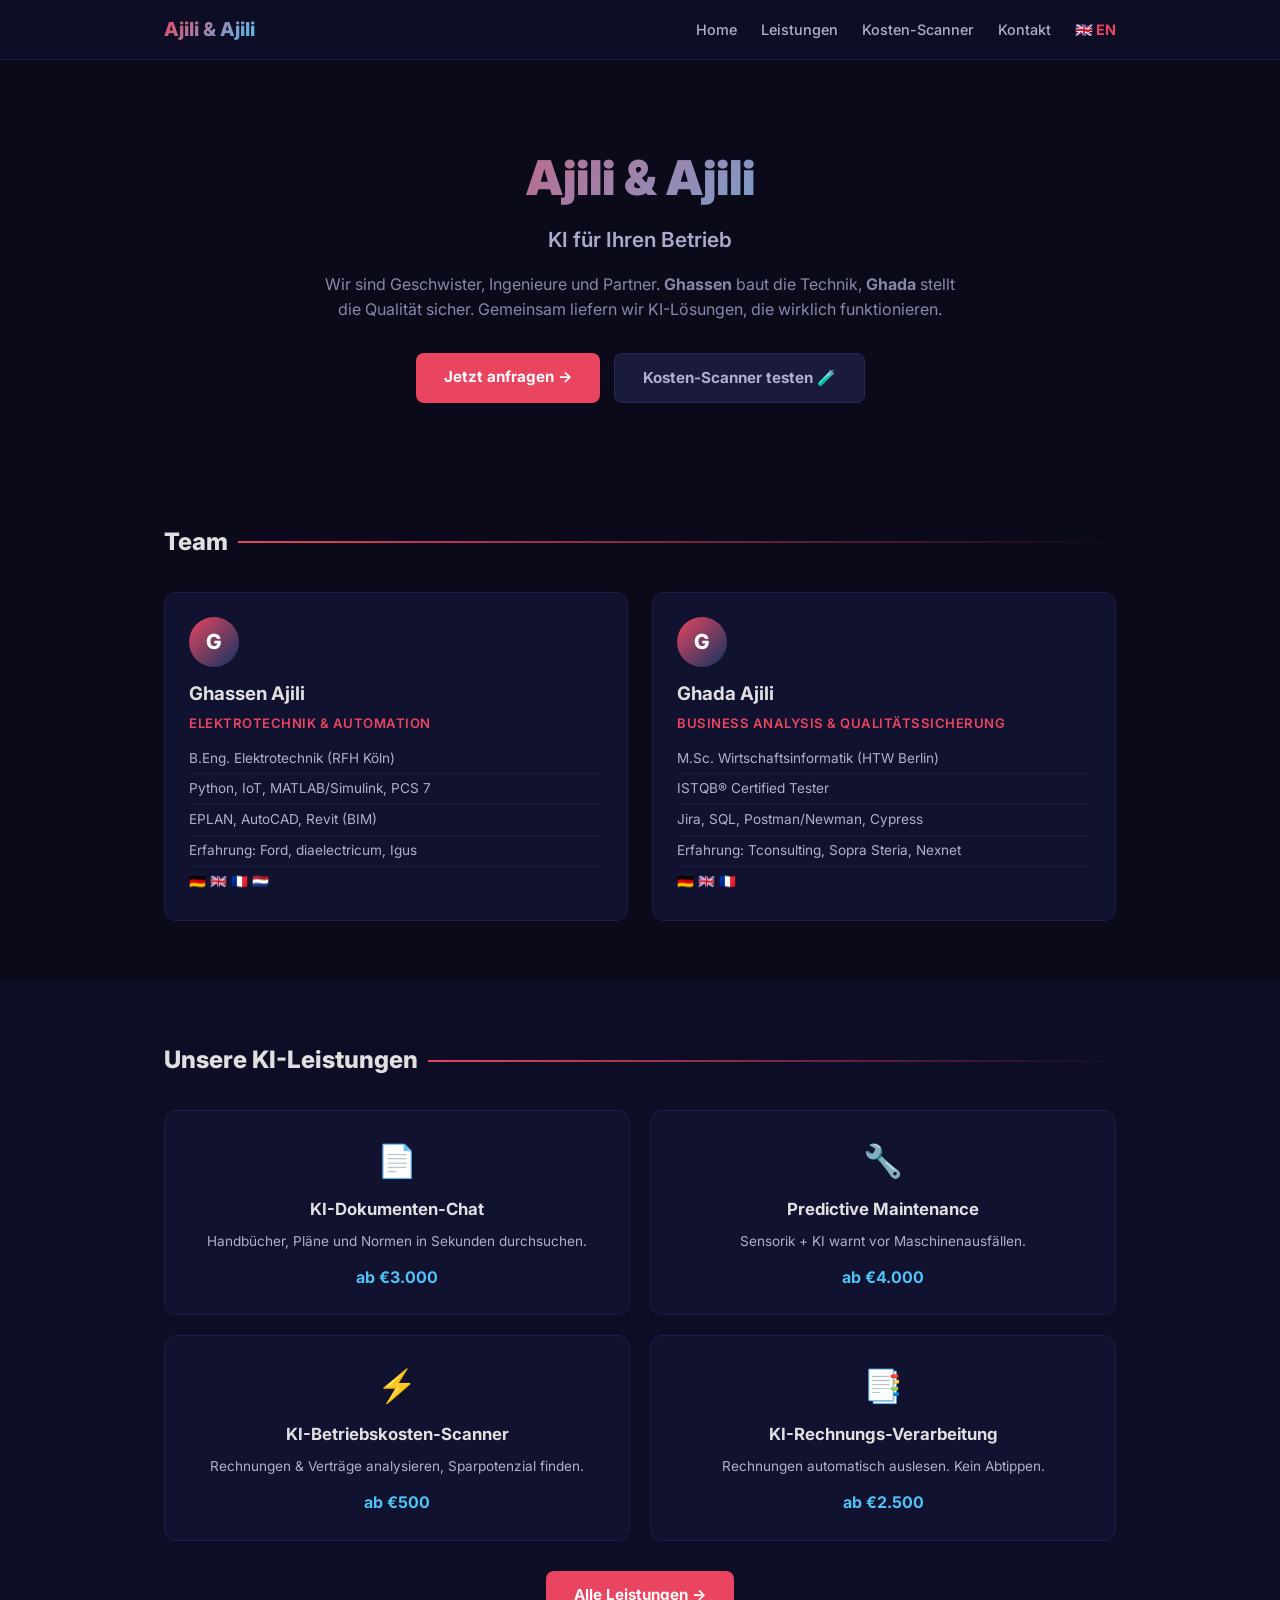
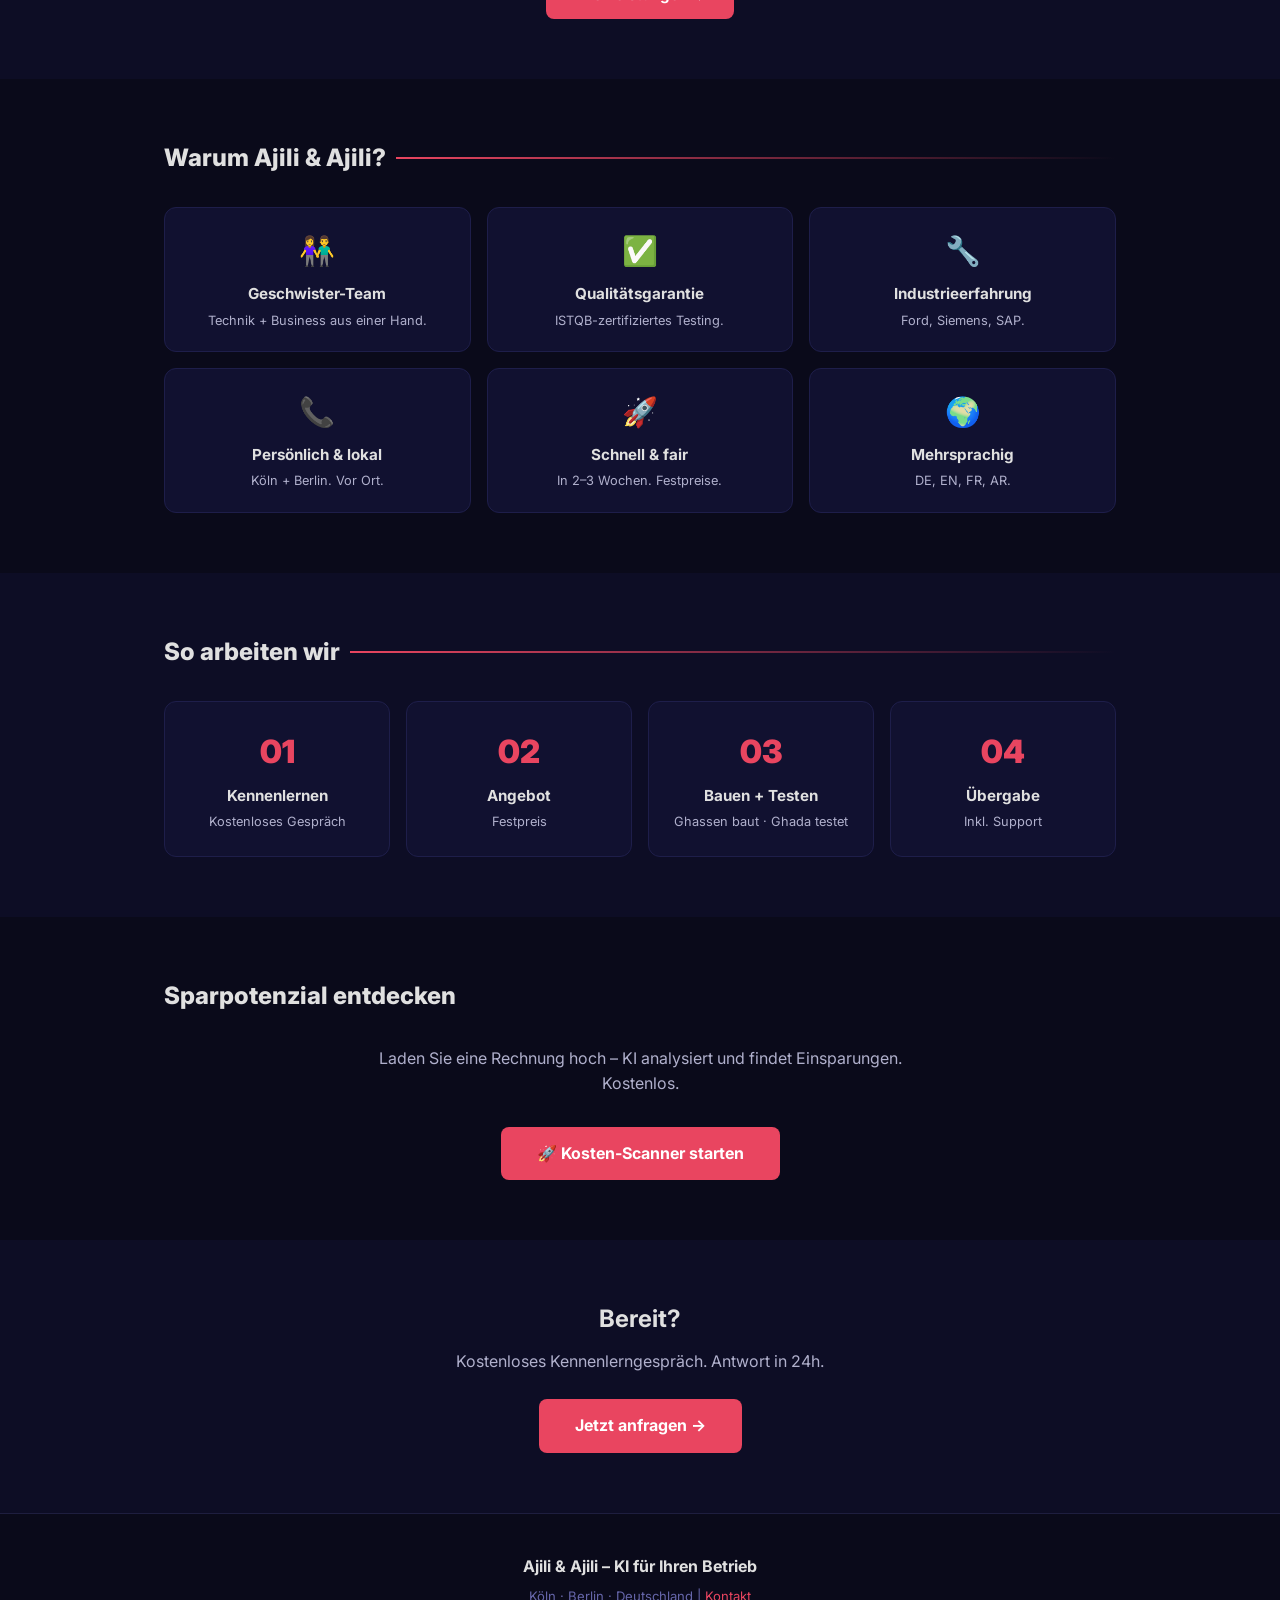
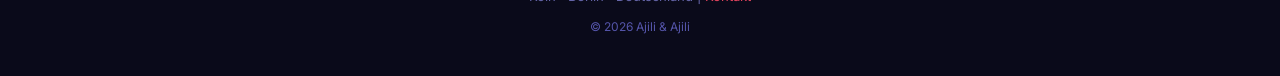
<file: pages/index.html>
<!DOCTYPE html>
<html lang="de">
<head>
  <meta charset="UTF-8">
  <meta name="viewport" content="width=device-width, initial-scale=1.0">
  <title>Ajili & Ajili – KI für Ihren Betrieb</title>
  <link rel="preconnect" href="https://fonts.googleapis.com">
  <link href="https://fonts.googleapis.com/css2?family=Inter:wght@400;500;600;700;800;900&display=swap" rel="stylesheet">
  <link rel="stylesheet" href="/static/style.css">
</head>
<body>
<nav class="navbar"><div class="container nav-inner">
  <a href="/" class="nav-logo">Ajili &amp; Ajili</a>
  <div class="nav-links">
    <a href="/">Home</a><a href="/leistungen">Leistungen</a><a href="/scanner">Kosten-Scanner</a><a href="/kontakt">Kontakt</a><a href="/en" style="color:#e94560;font-weight:700;">🇬🇧 EN</a>
  </div>
  <button class="nav-toggle" onclick="document.querySelector('.nav-links').classList.toggle('open')">☰</button>
</div></nav>

<section class="hero">
  <div class="container hero-inner">
    <h1 class="hero-title">Ajili &amp; Ajili</h1>
    <p class="hero-sub">KI für Ihren Betrieb</p>
    <p class="hero-text">Wir sind Geschwister, Ingenieure und Partner. <strong>Ghassen</strong> baut die Technik, <strong>Ghada</strong> stellt die Qualität sicher. Gemeinsam liefern wir KI-Lösungen, die wirklich funktionieren.</p>
    <div class="hero-ctas">
      <a href="/kontakt" class="btn btn-primary">Jetzt anfragen →</a>
      <a href="/scanner" class="btn btn-secondary">Kosten-Scanner testen 🧪</a>
    </div>
  </div>
</section>

<section class="section">
  <div class="container">
    <h2 class="section-title">Team</h2>
    <div class="team-grid">
      <div class="card team-card">
        <div class="avatar">G</div>
        <h3>Ghassen Ajili</h3>
        <p class="card-role">Elektrotechnik &amp; Automation</p>
        <ul class="card-list"><li>B.Eng. Elektrotechnik (RFH Köln)</li><li>Python, IoT, MATLAB/Simulink, PCS 7</li><li>EPLAN, AutoCAD, Revit (BIM)</li><li>Erfahrung: Ford, diaelectricum, Igus</li><li>🇩🇪 🇬🇧 🇫🇷 🇳🇱</li></ul>
      </div>
      <div class="card team-card">
        <div class="avatar">G</div>
        <h3>Ghada Ajili</h3>
        <p class="card-role">Business Analysis &amp; Qualitätssicherung</p>
        <ul class="card-list"><li>M.Sc. Wirtschaftsinformatik (HTW Berlin)</li><li>ISTQB® Certified Tester</li><li>Jira, SQL, Postman/Newman, Cypress</li><li>Erfahrung: Tconsulting, Sopra Steria, Nexnet</li><li>🇩🇪 🇬🇧 🇫🇷</li></ul>
      </div>
    </div>
  </div>
</section>

<section class="section section-dark">
  <div class="container">
    <h2 class="section-title">Unsere KI-Leistungen</h2>
    <div class="services-grid">
      <div class="card service-card"><span class="service-icon">📄</span><h3>KI-Dokumenten-Chat</h3><p>Handbücher, Pläne und Normen in Sekunden durchsuchen.</p><p class="service-price">ab €3.000</p></div>
      <div class="card service-card"><span class="service-icon">🔧</span><h3>Predictive Maintenance</h3><p>Sensorik + KI warnt vor Maschinenausfällen.</p><p class="service-price">ab €4.000</p></div>
      <div class="card service-card"><span class="service-icon">⚡</span><h3>KI-Betriebskosten-Scanner</h3><p>Rechnungen &amp; Verträge analysieren, Sparpotenzial finden.</p><p class="service-price">ab €500</p></div>
      <div class="card service-card"><span class="service-icon">📑</span><h3>KI-Rechnungs-Verarbeitung</h3><p>Rechnungen automatisch auslesen. Kein Abtippen.</p><p class="service-price">ab €2.500</p></div>
    </div>
    <div class="text-center" style="margin-top:30px"><a href="/leistungen" class="btn btn-primary">Alle Leistungen →</a></div>
  </div>
</section>

<section class="section">
  <div class="container">
    <h2 class="section-title">Warum Ajili &amp; Ajili?</h2>
    <div class="why-grid">
      <div class="card why-card"><div class="why-icon">👫</div><h4>Geschwister-Team</h4><p>Technik + Business aus einer Hand.</p></div>
      <div class="card why-card"><div class="why-icon">✅</div><h4>Qualitätsgarantie</h4><p>ISTQB-zertifiziertes Testing.</p></div>
      <div class="card why-card"><div class="why-icon">🔧</div><h4>Industrieerfahrung</h4><p>Ford, Siemens, SAP.</p></div>
      <div class="card why-card"><div class="why-icon">📞</div><h4>Persönlich &amp; lokal</h4><p>Köln + Berlin. Vor Ort.</p></div>
      <div class="card why-card"><div class="why-icon">🚀</div><h4>Schnell &amp; fair</h4><p>In 2–3 Wochen. Festpreise.</p></div>
      <div class="card why-card"><div class="why-icon">🌍</div><h4>Mehrsprachig</h4><p>DE, EN, FR, AR.</p></div>
    </div>
  </div>
</section>

<section class="section section-dark">
  <div class="container">
    <h2 class="section-title">So arbeiten wir</h2>
    <div class="process-steps">
      <div class="step"><span class="step-num">01</span><h4>Kennenlernen</h4><p>Kostenloses Gespräch</p></div>
      <div class="step"><span class="step-num">02</span><h4>Angebot</h4><p>Festpreis</p></div>
      <div class="step"><span class="step-num">03</span><h4>Bauen + Testen</h4><p>Ghassen baut · Ghada testet</p></div>
      <div class="step"><span class="step-num">04</span><h4>Übergabe</h4><p>Inkl. Support</p></div>
    </div>
  </div>
</section>

<section class="section">
  <div class="container text-center">
    <h2 class="section-title">Sparpotenzial entdecken</h2>
    <p style="color:#b0b0cc;max-width:600px;margin:0 auto 30px;">Laden Sie eine Rechnung hoch – KI analysiert und findet Einsparungen. Kostenlos.</p>
    <a href="/scanner" class="btn btn-primary btn-lg">🚀 Kosten-Scanner starten</a>
  </div>
</section>

<section class="section section-dark">
  <div class="container text-center">
    <h2 style="margin-bottom:10px;">Bereit?</h2>
    <p style="color:#b0b0cc;margin-bottom:25px;">Kostenloses Kennenlerngespräch. Antwort in 24h.</p>
    <a href="/kontakt" class="btn btn-primary btn-lg">Jetzt anfragen →</a>
  </div>
</section>

<footer class="site-footer">
  <div class="container" style="text-align:center;">
    <p class="footer-brand">Ajili &amp; Ajili – KI für Ihren Betrieb</p>
    <p class="footer-meta">Köln · Berlin · Deutschland | <a href="mailto:ghassenlaajili6@gmail.com">Kontakt</a></p>
    <p class="footer-copy">© 2026 Ajili &amp; Ajili</p>
  </div>
</footer>
<script>
document.querySelectorAll('a[href^="#"]').forEach(a => {
  a.addEventListener('click', e => { e.preventDefault();
    const el = document.querySelector(a.getAttribute('href'));
    if (el) el.scrollIntoView({ behavior: 'smooth' }); });
});
</script>
</body>
</html>
</file>
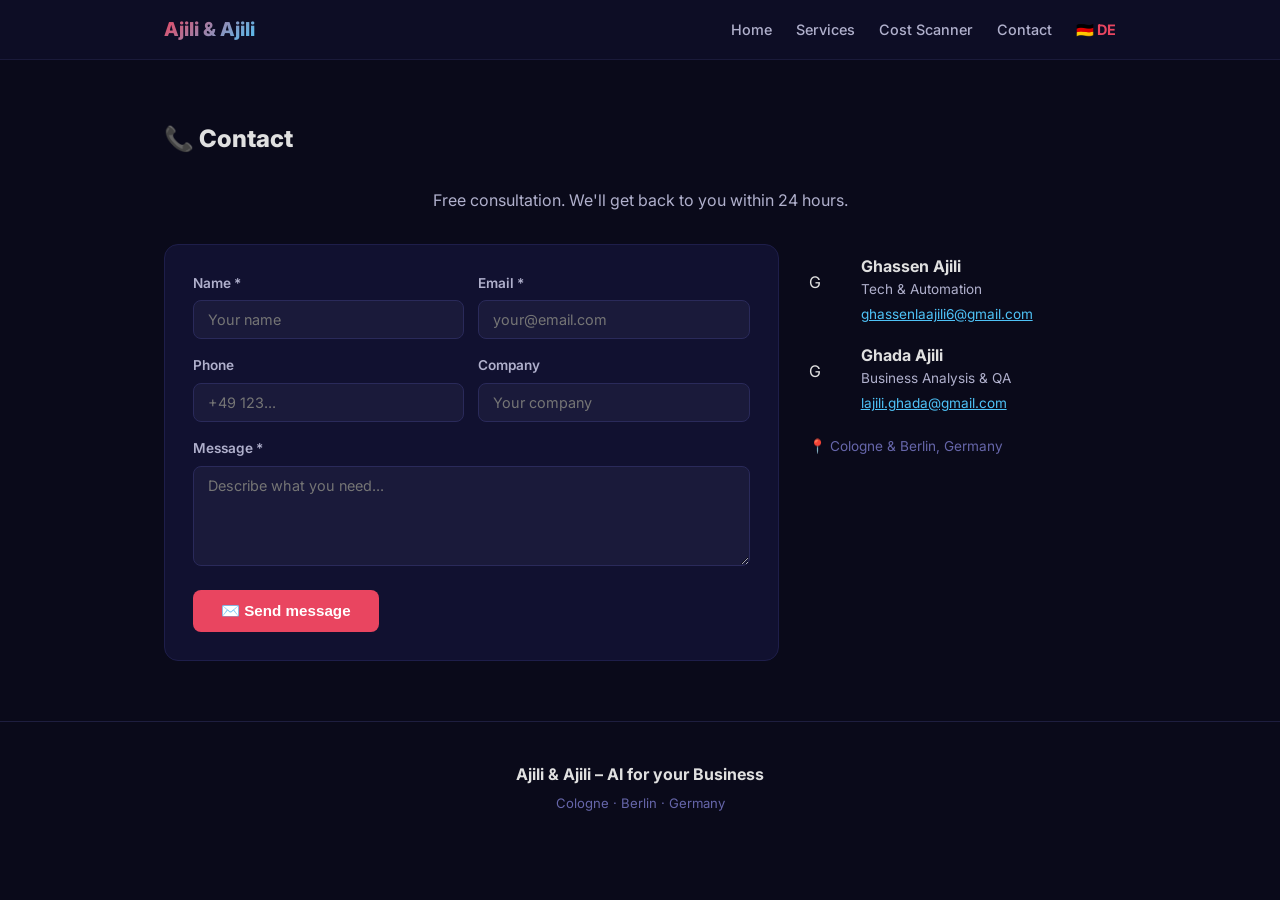
<file: pages/contact_en.html>
<!DOCTYPE html>
<html lang="en">
<head><meta charset="UTF-8"><meta name="viewport" content="width=device-width, initial-scale=1.0"><title>Contact – Ajili & Ajili</title>
<link href="https://fonts.googleapis.com/css2?family=Inter:wght@400;500;600;700;800;900&display=swap" rel="stylesheet">
<link rel="stylesheet" href="/static/style.css"></head>
<body>
<nav class="navbar"><div class="container nav-inner">
  <a href="/en" class="nav-logo">Ajili &amp; Ajili</a>
  <div class="nav-links"><a href="/en">Home</a><a href="/en/services">Services</a><a href="/en/scanner">Cost Scanner</a><a href="/en/contact">Contact</a><a href="/kontakt" style="color:#e94560;font-weight:700;">🇩🇪 DE</a></div>
  <button class="nav-toggle" onclick="document.querySelector('.nav-links').classList.toggle('open')">☰</button>
</div></nav>

<section class="section">
<div class="container">
<div class="text-center" style="margin-bottom:30px;">
  <h1 class="section-title">📞 Contact</h1>
  <p style="color:#b0b0cc;max-width:500px;margin:0 auto;">Free consultation. We'll get back to you within 24 hours.</p>
</div>

<div class="contact-grid-full">
  <div class="contact-card-big">
    <form id="contactForm">
      <div class="form-row dual">
        <div class="form-group"><label>Name *</label><input type="text" name="name" required class="form-input" placeholder="Your name"></div>
        <div class="form-group"><label>Email *</label><input type="email" name="email" required class="form-input" placeholder="your@email.com"></div>
      </div>
      <div class="form-row dual">
        <div class="form-group"><label>Phone</label><input type="tel" name="phone" class="form-input" placeholder="+49 123..."></div>
        <div class="form-group"><label>Company</label><input type="text" name="company" class="form-input" placeholder="Your company"></div>
      </div>
      <div class="form-group"><label>Message *</label><textarea name="message" required class="form-input form-textarea" placeholder="Describe what you need..."></textarea></div>
      <button type="submit" class="btn btn-primary" id="contactBtn">✉️ Send message</button>
    </form>
    <div id="contactResult" style="display:none;margin-top:20px;"></div>
  </div>

  <div class="contact-info">
    <div class="contact-person"><div class="avatar small">G</div><div><strong>Ghassen Ajili</strong><p style="color:#b0b0cc;font-size:0.85rem;">Tech & Automation</p><a href="mailto:ghassenlaajili6@gmail.com" style="color:#4fc3f7;font-size:0.85rem;">ghassenlaajili6@gmail.com</a></div></div>
    <div class="contact-person"><div class="avatar small">G</div><div><strong>Ghada Ajili</strong><p style="color:#b0b0cc;font-size:0.85rem;">Business Analysis & QA</p><a href="mailto:lajili.ghada@gmail.com" style="color:#4fc3f7;font-size:0.85rem;">lajili.ghada@gmail.com</a></div></div>
    <p style="color:#6666aa;font-size:0.85rem;margin-top:20px;">📍 Cologne & Berlin, Germany</p>
  </div>
</div>
</div>
</section>

<script>
document.getElementById('contactForm').addEventListener('submit', async (e) => {
  e.preventDefault();
  const btn = document.getElementById('contactBtn');
  const result = document.getElementById('contactResult');
  btn.disabled = true; btn.textContent = '⏳ Sending...'; result.style.display = 'none';
  try {
    const res = await fetch('/api/kontakt', { method: 'POST', body: new FormData(e.target) });
    const data = await res.json();
    result.innerHTML = `<div class="scan-result-card"><p style="text-align:center;">✅ ${data.message}</p></div>`;
    e.target.reset();
  } catch(err) {
    result.innerHTML = `<div class="scan-error">❌ ${err.message}</div>`;
  }
  result.style.display = 'block';
  btn.disabled = false; btn.textContent = '✉️ Send message';
});
</script>

<footer class="site-footer"><div class="container" style="text-align:center;">
  <p class="footer-brand">Ajili &amp; Ajili – AI for your Business</p>
  <p class="footer-meta">Cologne · Berlin · Germany</p>
</div></footer>
</body>
</html>
</file>
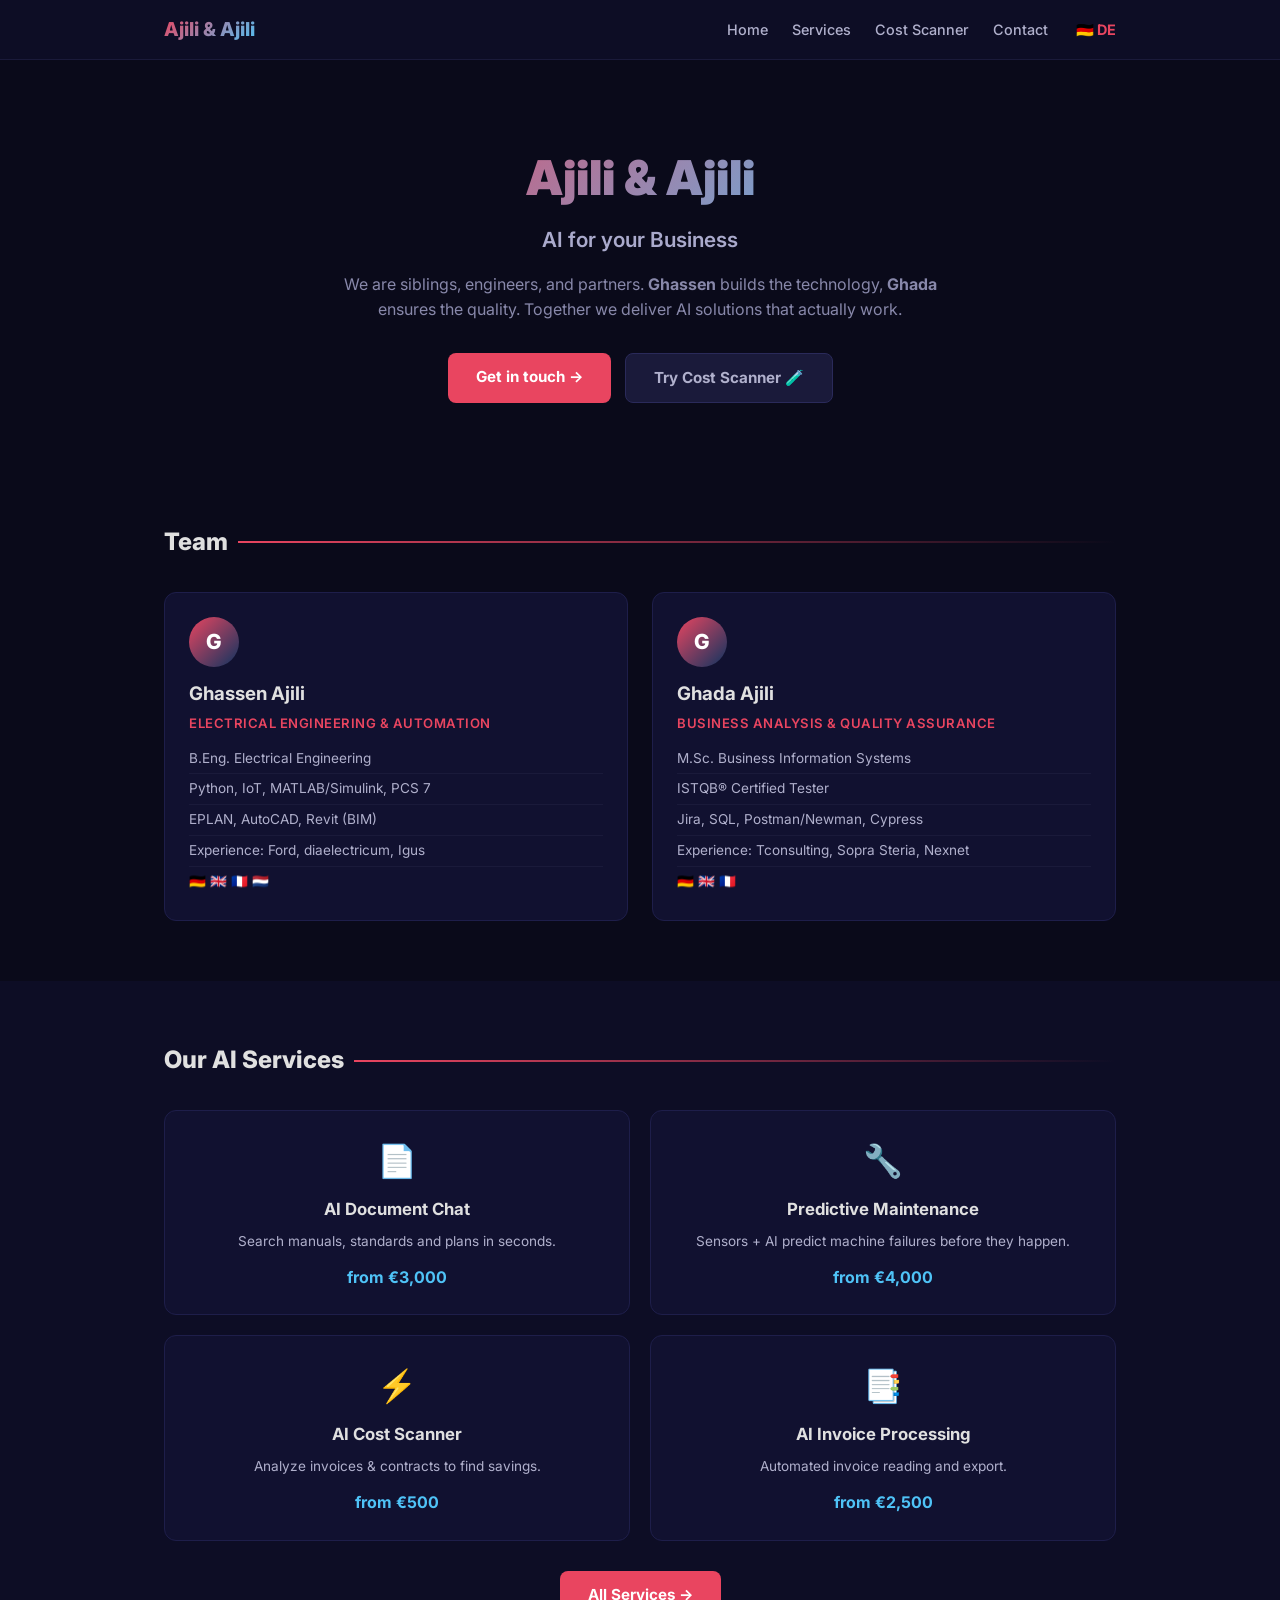
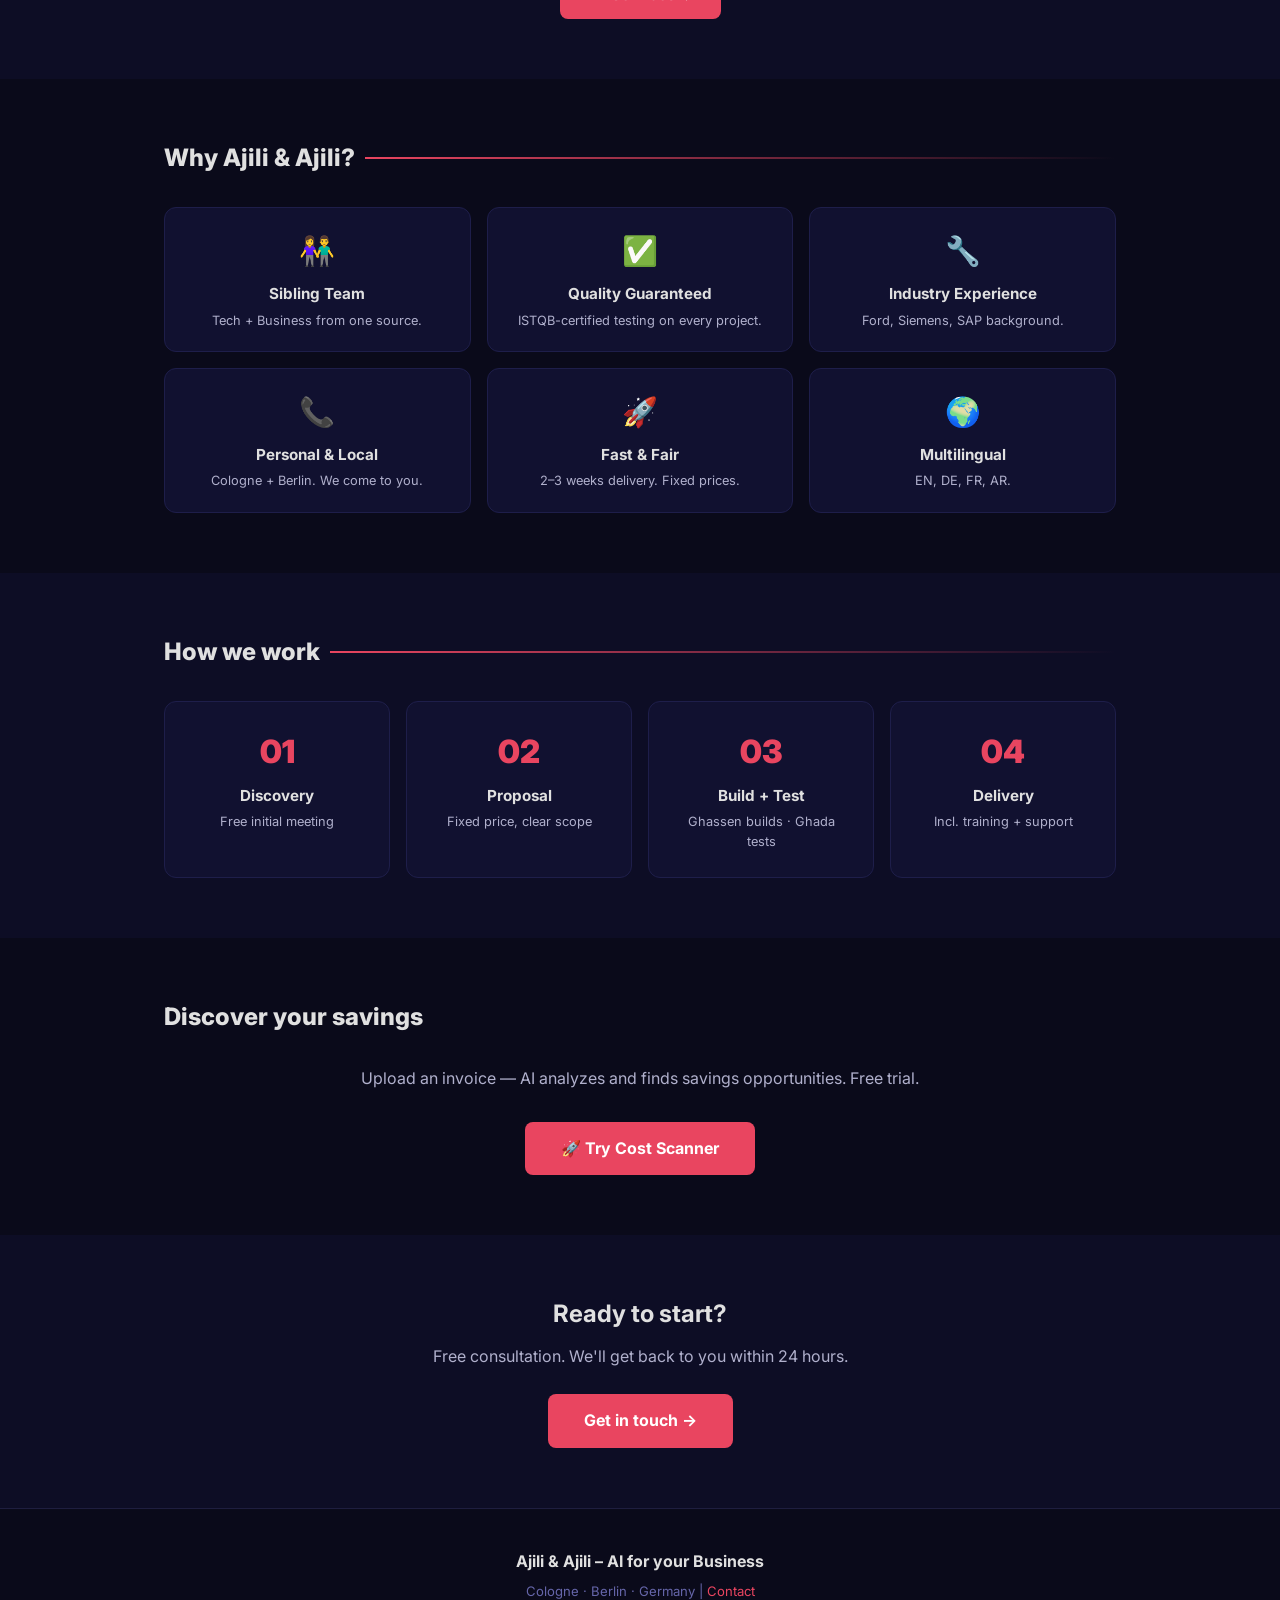
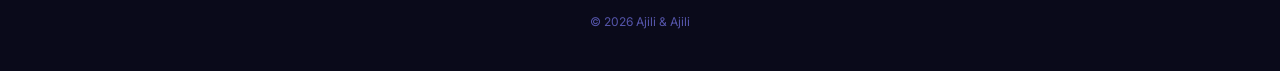
<file: pages/index_en.html>
<!DOCTYPE html>
<html lang="en">
<head><meta charset="UTF-8"><meta name="viewport" content="width=device-width, initial-scale=1.0"><title>Ajili & Ajili – AI for your Business</title>
<link href="https://fonts.googleapis.com/css2?family=Inter:wght@400;500;600;700;800;900&display=swap" rel="stylesheet">
<link rel="stylesheet" href="/static/style.css"></head>
<body>
<nav class="navbar"><div class="container nav-inner">
  <a href="/en" class="nav-logo">Ajili &amp; Ajili</a>
  <div class="nav-links">
    <a href="/en">Home</a><a href="/en/services">Services</a><a href="/en/scanner">Cost Scanner</a><a href="/en/contact">Contact</a>
    <a href="/" style="color:#e94560;font-weight:700;">🇩🇪 DE</a>
  </div>
  <button class="nav-toggle" onclick="document.querySelector('.nav-links').classList.toggle('open')">☰</button>
</div></nav>

<section class="hero">
  <div class="container hero-inner">
    <h1 class="hero-title">Ajili &amp; Ajili</h1>
    <p class="hero-sub">AI for your Business</p>
    <p class="hero-text">We are siblings, engineers, and partners. <strong>Ghassen</strong> builds the technology, <strong>Ghada</strong> ensures the quality. Together we deliver AI solutions that actually work.</p>
    <div class="hero-ctas">
      <a href="/en/contact" class="btn btn-primary">Get in touch →</a>
      <a href="/en/scanner" class="btn btn-secondary">Try Cost Scanner 🧪</a>
    </div>
  </div>
</section>

<section class="section">
  <div class="container">
    <h2 class="section-title">Team</h2>
    <div class="team-grid">
      <div class="card team-card">
        <div class="avatar">G</div>
        <h3>Ghassen Ajili</h3>
        <p class="card-role">Electrical Engineering &amp; Automation</p>
        <ul class="card-list"><li>B.Eng. Electrical Engineering</li><li>Python, IoT, MATLAB/Simulink, PCS 7</li><li>EPLAN, AutoCAD, Revit (BIM)</li><li>Experience: Ford, diaelectricum, Igus</li><li>🇩🇪 🇬🇧 🇫🇷 🇳🇱</li></ul>
      </div>
      <div class="card team-card">
        <div class="avatar">G</div>
        <h3>Ghada Ajili</h3>
        <p class="card-role">Business Analysis &amp; Quality Assurance</p>
        <ul class="card-list"><li>M.Sc. Business Information Systems</li><li>ISTQB® Certified Tester</li><li>Jira, SQL, Postman/Newman, Cypress</li><li>Experience: Tconsulting, Sopra Steria, Nexnet</li><li>🇩🇪 🇬🇧 🇫🇷</li></ul>
      </div>
    </div>
  </div>
</section>

<section class="section section-dark">
  <div class="container">
    <h2 class="section-title">Our AI Services</h2>
    <div class="services-grid">
      <div class="card service-card"><span class="service-icon">📄</span><h3>AI Document Chat</h3><p>Search manuals, standards and plans in seconds.</p><p class="service-price">from €3,000</p></div>
      <div class="card service-card"><span class="service-icon">🔧</span><h3>Predictive Maintenance</h3><p>Sensors + AI predict machine failures before they happen.</p><p class="service-price">from €4,000</p></div>
      <div class="card service-card"><span class="service-icon">⚡</span><h3>AI Cost Scanner</h3><p>Analyze invoices &amp; contracts to find savings.</p><p class="service-price">from €500</p></div>
      <div class="card service-card"><span class="service-icon">📑</span><h3>AI Invoice Processing</h3><p>Automated invoice reading and export.</p><p class="service-price">from €2,500</p></div>
    </div>
    <div class="text-center" style="margin-top:30px"><a href="/en/services" class="btn btn-primary">All Services →</a></div>
  </div>
</section>

<section class="section">
  <div class="container">
    <h2 class="section-title">Why Ajili &amp; Ajili?</h2>
    <div class="why-grid">
      <div class="card why-card"><div class="why-icon">👫</div><h4>Sibling Team</h4><p>Tech + Business from one source.</p></div>
      <div class="card why-card"><div class="why-icon">✅</div><h4>Quality Guaranteed</h4><p>ISTQB-certified testing on every project.</p></div>
      <div class="card why-card"><div class="why-icon">🔧</div><h4>Industry Experience</h4><p>Ford, Siemens, SAP background.</p></div>
      <div class="card why-card"><div class="why-icon">📞</div><h4>Personal &amp; Local</h4><p>Cologne + Berlin. We come to you.</p></div>
      <div class="card why-card"><div class="why-icon">🚀</div><h4>Fast &amp; Fair</h4><p>2–3 weeks delivery. Fixed prices.</p></div>
      <div class="card why-card"><div class="why-icon">🌍</div><h4>Multilingual</h4><p>EN, DE, FR, AR.</p></div>
    </div>
  </div>
</section>

<section class="section section-dark">
  <div class="container">
    <h2 class="section-title">How we work</h2>
    <div class="process-steps">
      <div class="step"><span class="step-num">01</span><h4>Discovery</h4><p>Free initial meeting</p></div>
      <div class="step"><span class="step-num">02</span><h4>Proposal</h4><p>Fixed price, clear scope</p></div>
      <div class="step"><span class="step-num">03</span><h4>Build + Test</h4><p>Ghassen builds · Ghada tests</p></div>
      <div class="step"><span class="step-num">04</span><h4>Delivery</h4><p>Incl. training + support</p></div>
    </div>
  </div>
</section>

<section class="section">
  <div class="container text-center">
    <h2 class="section-title">Discover your savings</h2>
    <p style="color:#b0b0cc;max-width:600px;margin:0 auto 30px;">Upload an invoice — AI analyzes and finds savings opportunities. Free trial.</p>
    <a href="/en/scanner" class="btn btn-primary btn-lg">🚀 Try Cost Scanner</a>
  </div>
</section>

<section class="section section-dark">
  <div class="container text-center">
    <h2 style="margin-bottom:10px;">Ready to start?</h2>
    <p style="color:#b0b0cc;margin-bottom:25px;">Free consultation. We'll get back to you within 24 hours.</p>
    <a href="/en/contact" class="btn btn-primary btn-lg">Get in touch →</a>
  </div>
</section>

<footer class="site-footer"><div class="container" style="text-align:center;">
  <p class="footer-brand">Ajili &amp; Ajili – AI for your Business</p>
  <p class="footer-meta">Cologne · Berlin · Germany | <a href="mailto:ghassenlaajili6@gmail.com">Contact</a></p>
  <p class="footer-copy">© 2026 Ajili &amp; Ajili</p>
</div></footer>
</body>
</html>
</file>
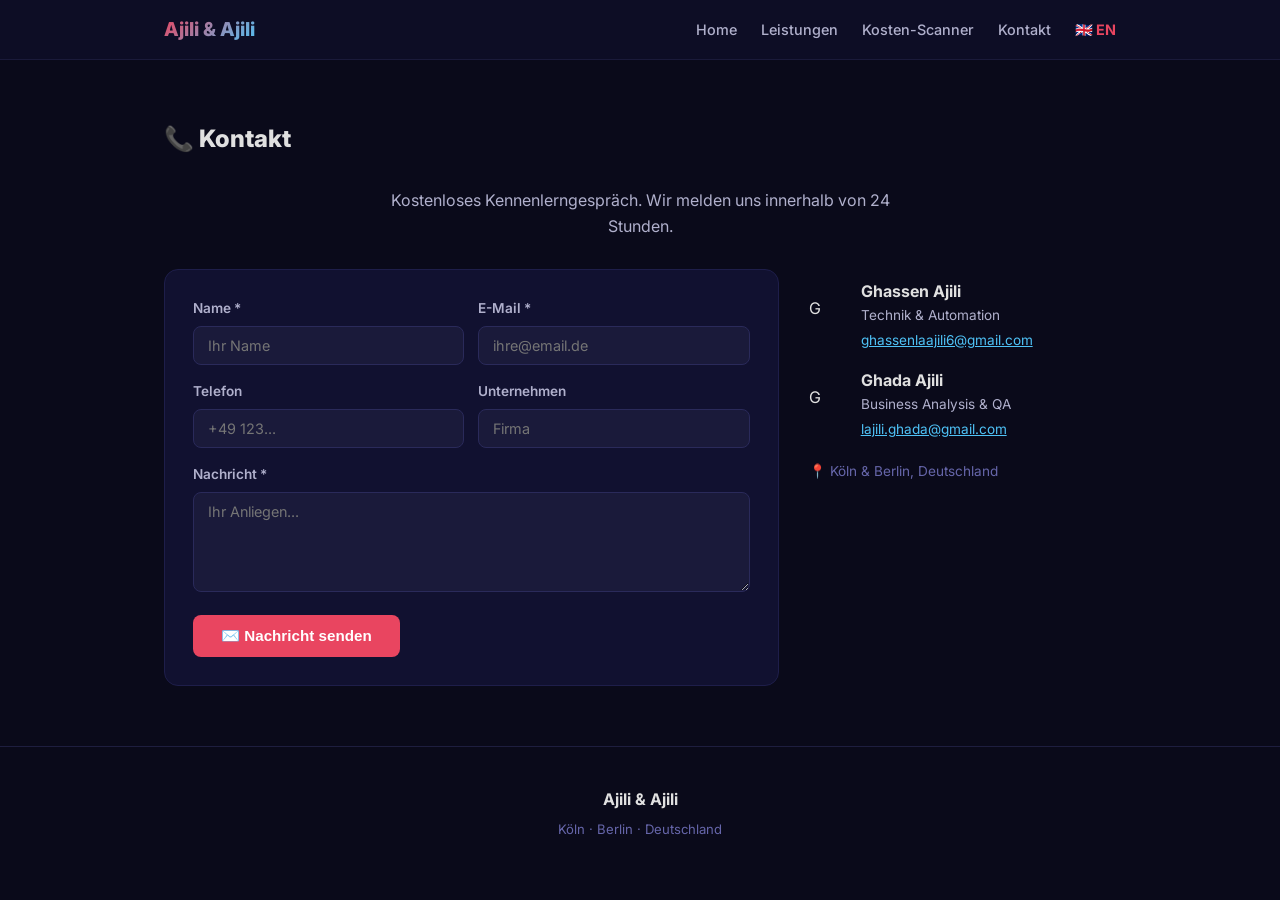
<file: pages/kontakt.html>
<!DOCTYPE html>
<html lang="de">
<head><meta charset="UTF-8"><meta name="viewport" content="width=device-width, initial-scale=1.0"><title>Kontakt – Ajili & Ajili</title>
<link href="https://fonts.googleapis.com/css2?family=Inter:wght@400;500;600;700;800;900&display=swap" rel="stylesheet">
<link rel="stylesheet" href="/static/style.css"></head>
<body>
<nav class="navbar"><div class="container nav-inner">
  <a href="/" class="nav-logo">Ajili &amp; Ajili</a>
  <div class="nav-links"><a href="/">Home</a><a href="/leistungen">Leistungen</a><a href="/scanner">Kosten-Scanner</a><a href="/kontakt">Kontakt</a><a href="/en/contact" style="color:#e94560;font-weight:700;">🇬🇧 EN</a></div>
  <button class="nav-toggle" onclick="document.querySelector('.nav-links').classList.toggle('open')">☰</button>
</div></nav>

<section class="section">
<div class="container">
<div class="text-center" style="margin-bottom:30px;">
  <h1 class="section-title">📞 Kontakt</h1>
  <p style="color:#b0b0cc;max-width:500px;margin:0 auto;">Kostenloses Kennenlerngespräch. Wir melden uns innerhalb von 24 Stunden.</p>
</div>

<div class="contact-grid-full">
  <div class="contact-card-big">
    <form id="contactForm">
      <div class="form-row dual">
        <div class="form-group"><label>Name *</label><input type="text" name="name" required class="form-input" placeholder="Ihr Name"></div>
        <div class="form-group"><label>E-Mail *</label><input type="email" name="email" required class="form-input" placeholder="ihre@email.de"></div>
      </div>
      <div class="form-row dual">
        <div class="form-group"><label>Telefon</label><input type="tel" name="phone" class="form-input" placeholder="+49 123..."></div>
        <div class="form-group"><label>Unternehmen</label><input type="text" name="company" class="form-input" placeholder="Firma"></div>
      </div>
      <div class="form-group"><label>Nachricht *</label><textarea name="message" required class="form-input form-textarea" placeholder="Ihr Anliegen..."></textarea></div>
      <button type="submit" class="btn btn-primary" id="contactBtn">✉️ Nachricht senden</button>
    </form>
    <div id="contactResult" style="display:none;margin-top:20px;"></div>
  </div>

  <div class="contact-info">
    <div class="contact-person"><div class="avatar small">G</div><div><strong>Ghassen Ajili</strong><p style="color:#b0b0cc;font-size:0.85rem;">Technik & Automation</p><a href="mailto:ghassenlaajili6@gmail.com" style="color:#4fc3f7;font-size:0.85rem;">ghassenlaajili6@gmail.com</a></div></div>
    <div class="contact-person"><div class="avatar small">G</div><div><strong>Ghada Ajili</strong><p style="color:#b0b0cc;font-size:0.85rem;">Business Analysis & QA</p><a href="mailto:lajili.ghada@gmail.com" style="color:#4fc3f7;font-size:0.85rem;">lajili.ghada@gmail.com</a></div></div>
    <p style="color:#6666aa;font-size:0.85rem;margin-top:20px;">📍 Köln & Berlin, Deutschland</p>
  </div>
</div>
</div>
</section>

<script>
document.getElementById('contactForm').addEventListener('submit', async (e) => {
  e.preventDefault();
  const btn = document.getElementById('contactBtn');
  const result = document.getElementById('contactResult');
  btn.disabled = true; btn.textContent = '⏳ Sende...'; result.style.display = 'none';
  try {
    const res = await fetch('/api/kontakt', { method: 'POST', body: new FormData(e.target) });
    const data = await res.json();
    result.innerHTML = `<div class="scan-result-card"><p style="text-align:center;">✅ ${data.message}</p></div>`;
    e.target.reset();
  } catch(err) {
    result.innerHTML = `<div class="scan-error">❌ ${err.message}</div>`;
  }
  result.style.display = 'block';
  btn.disabled = false; btn.textContent = '✉️ Nachricht senden';
});
</script>

<footer class="site-footer"><div class="container" style="text-align:center;">
  <p class="footer-brand">Ajili &amp; Ajili</p>
  <p class="footer-meta">Köln · Berlin · Deutschland</p>
</div></footer>
</body>
</html>
</file>
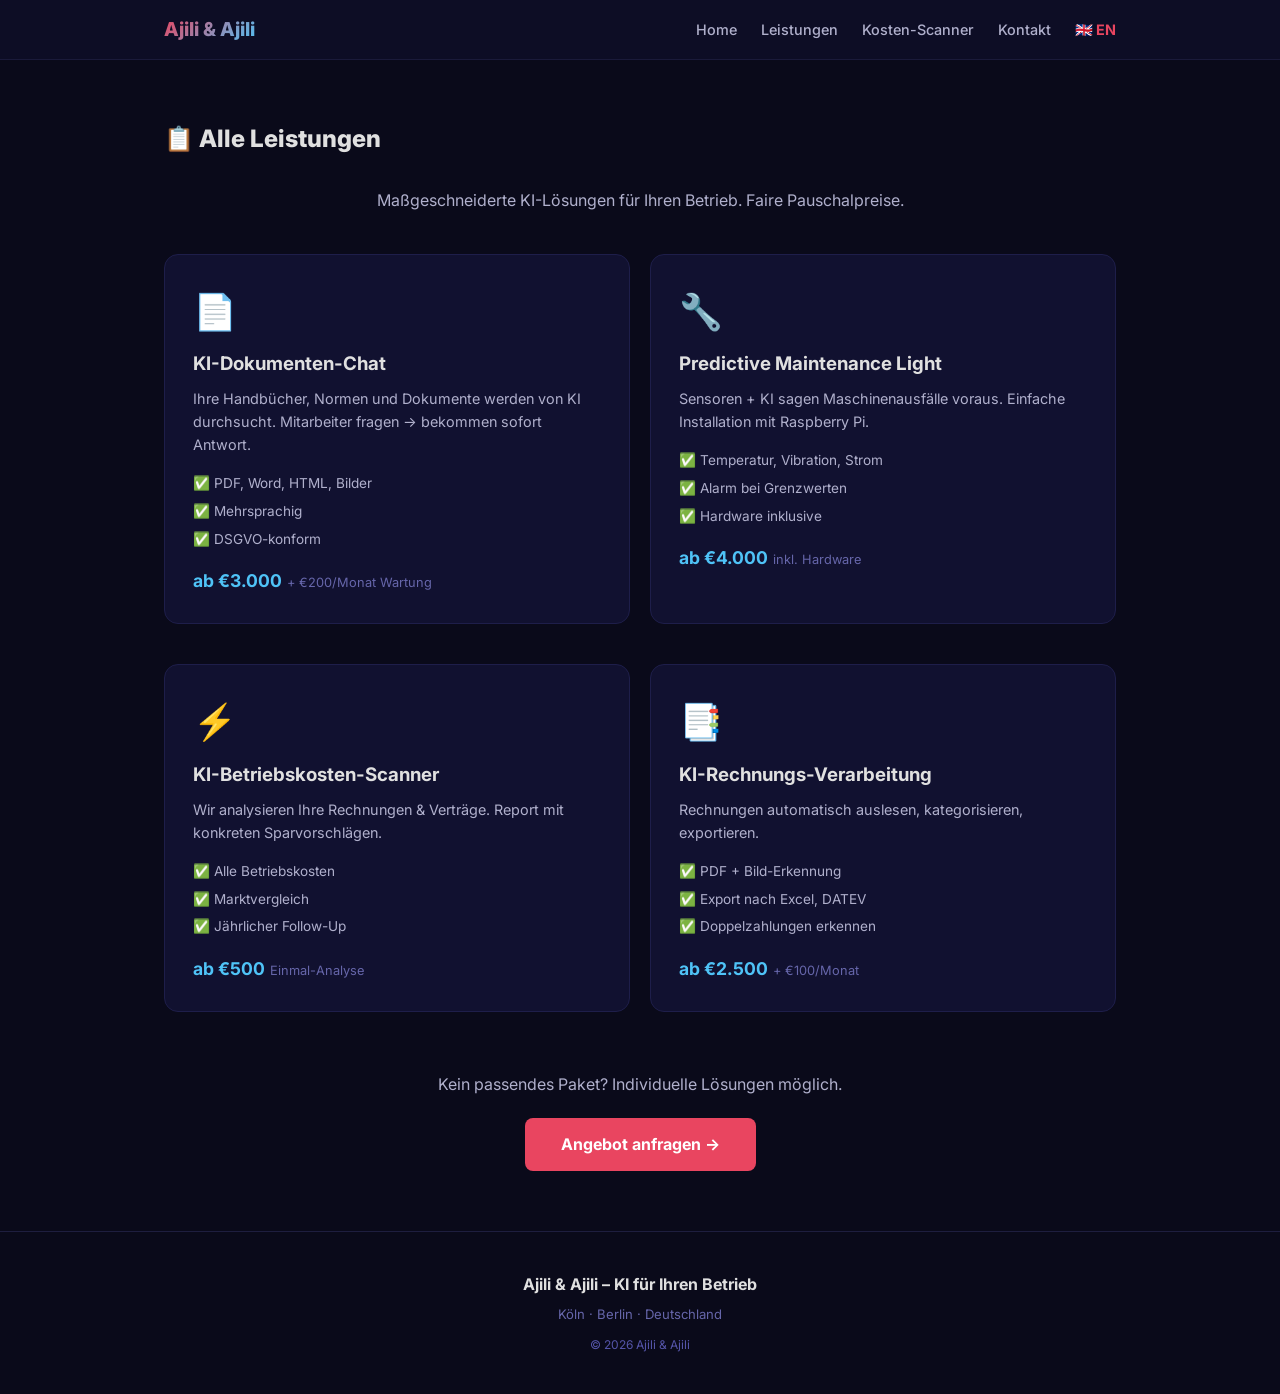
<file: pages/leistungen.html>
<!DOCTYPE html>
<html lang="de">
<head><meta charset="UTF-8"><meta name="viewport" content="width=device-width, initial-scale=1.0"><title>Leistungen – Ajili & Ajili</title>
<link href="https://fonts.googleapis.com/css2?family=Inter:wght@400;500;600;700;800;900&display=swap" rel="stylesheet">
<link rel="stylesheet" href="/static/style.css"></head>
<body>
<nav class="navbar"><div class="container nav-inner">
  <a href="/" class="nav-logo">Ajili &amp; Ajili</a>
  <div class="nav-links"><a href="/">Home</a><a href="/leistungen">Leistungen</a><a href="/scanner">Kosten-Scanner</a><a href="/kontakt">Kontakt</a><a href="/en/services" style="color:#e94560;font-weight:700;">🇬🇧 EN</a></div>
  <button class="nav-toggle" onclick="document.querySelector('.nav-links').classList.toggle('open')">☰</button>
</div></nav>

<section class="section">
<div class="container">
<div class="text-center" style="margin-bottom:40px;">
  <h1 class="section-title">📋 Alle Leistungen</h1>
  <p style="color:#b0b0cc;max-width:600px;margin:0 auto;">Maßgeschneiderte KI-Lösungen für Ihren Betrieb. Faire Pauschalpreise.</p>
</div>
<div class="services-full">
  <div class="service-full-card">
    <span class="service-icon-big">📄</span><h3>KI-Dokumenten-Chat</h3>
    <p class="service-desc">Ihre Handbücher, Normen und Dokumente werden von KI durchsucht. Mitarbeiter fragen → bekommen sofort Antwort.</p>
    <ul class="service-features"><li>✅ PDF, Word, HTML, Bilder</li><li>✅ Mehrsprachig</li><li>✅ DSGVO-konform</li></ul>
    <p class="service-price-tag"><strong>ab €3.000</strong> <small>+ €200/Monat Wartung</small></p>
  </div>
  <div class="service-full-card">
    <span class="service-icon-big">🔧</span><h3>Predictive Maintenance Light</h3>
    <p class="service-desc">Sensoren + KI sagen Maschinenausfälle voraus. Einfache Installation mit Raspberry Pi.</p>
    <ul class="service-features"><li>✅ Temperatur, Vibration, Strom</li><li>✅ Alarm bei Grenzwerten</li><li>✅ Hardware inklusive</li></ul>
    <p class="service-price-tag"><strong>ab €4.000</strong> <small>inkl. Hardware</small></p>
  </div>
  <div class="service-full-card">
    <span class="service-icon-big">⚡</span><h3>KI-Betriebskosten-Scanner</h3>
    <p class="service-desc">Wir analysieren Ihre Rechnungen & Verträge. Report mit konkreten Sparvorschlägen.</p>
    <ul class="service-features"><li>✅ Alle Betriebskosten</li><li>✅ Marktvergleich</li><li>✅ Jährlicher Follow-Up</li></ul>
    <p class="service-price-tag"><strong>ab €500</strong> <small>Einmal-Analyse</small></p>
  </div>
  <div class="service-full-card">
    <span class="service-icon-big">📑</span><h3>KI-Rechnungs-Verarbeitung</h3>
    <p class="service-desc">Rechnungen automatisch auslesen, kategorisieren, exportieren.</p>
    <ul class="service-features"><li>✅ PDF + Bild-Erkennung</li><li>✅ Export nach Excel, DATEV</li><li>✅ Doppelzahlungen erkennen</li></ul>
    <p class="service-price-tag"><strong>ab €2.500</strong> <small>+ €100/Monat</small></p>
  </div>
</div>
<div class="text-center" style="margin-top:40px;">
  <p style="color:#b0b0cc;margin-bottom:20px;">Kein passendes Paket? Individuelle Lösungen möglich.</p>
  <a href="/kontakt" class="btn btn-primary btn-lg">Angebot anfragen →</a>
</div>
</div>
</section>

<footer class="site-footer"><div class="container" style="text-align:center;">
  <p class="footer-brand">Ajili &amp; Ajili – KI für Ihren Betrieb</p>
  <p class="footer-meta">Köln · Berlin · Deutschland</p>
  <p class="footer-copy">© 2026 Ajili &amp; Ajili</p>
</div></footer>
</body>
</html>
</file>
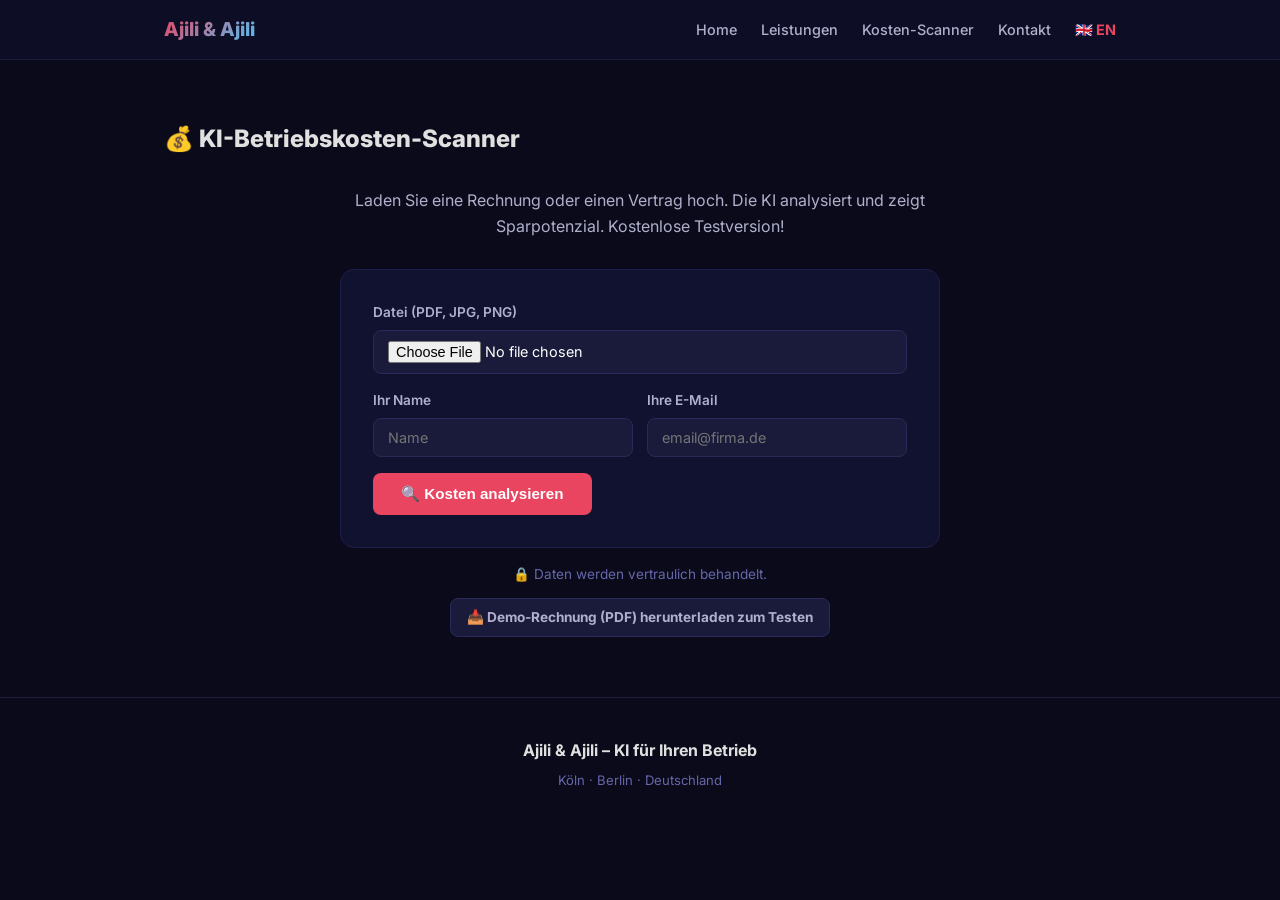
<file: pages/scanner.html>
<!DOCTYPE html>
<html lang="de">
<head><meta charset="UTF-8"><meta name="viewport" content="width=device-width, initial-scale=1.0"><title>Kosten-Scanner – Ajili & Ajili</title>
<link href="https://fonts.googleapis.com/css2?family=Inter:wght@400;500;600;700;800;900&display=swap" rel="stylesheet">
<link rel="stylesheet" href="/static/style.css"></head>
<body>
<nav class="navbar"><div class="container nav-inner">
  <a href="/" class="nav-logo">Ajili &amp; Ajili</a>
  <div class="nav-links"><a href="/">Home</a><a href="/leistungen">Leistungen</a><a href="/scanner">Kosten-Scanner</a><a href="/kontakt">Kontakt</a><a href="/en/scanner" style="color:#e94560;font-weight:700;">🇬🇧 EN</a></div>
  <button class="nav-toggle" onclick="document.querySelector('.nav-links').classList.toggle('open')">☰</button>
</div></nav>

<section class="section">
<div class="container">
<div class="text-center" style="margin-bottom:30px;">
  <h1 class="section-title">💰 KI-Betriebskosten-Scanner</h1>
  <p style="color:#b0b0cc;max-width:600px;margin:0 auto;">Laden Sie eine Rechnung oder einen Vertrag hoch. Die KI analysiert und zeigt Sparpotenzial. Kostenlose Testversion!</p>
</div>

<div class="scanner-card">
  <form id="scanForm" enctype="multipart/form-data">
    <div class="form-group"><label>Datei (PDF, JPG, PNG)</label><input type="file" name="file" required accept=".pdf,.jpg,.jpeg,.png" class="form-input"></div>
    <div class="form-row dual">
      <div class="form-group"><label>Ihr Name</label><input type="text" name="client_name" class="form-input" placeholder="Name"></div>
      <div class="form-group"><label>Ihre E-Mail</label><input type="email" name="client_email" class="form-input" placeholder="email@firma.de"></div>
    </div>
    <button type="submit" class="btn btn-primary" id="scanBtn">🔍 Kosten analysieren</button>
  </form>
  <div id="scanResult" style="display:none;margin-top:30px;"></div>
</div>
<div style="text-align:center;margin-top:16px;">
  <p style="color:#6666aa;font-size:0.85rem;">🔒 Daten werden vertraulich behandelt.</p>
  <p style="margin-top:12px;"><a href="/static/demo_rechnung.pdf" download class="btn btn-secondary" style="font-size:0.85rem;padding:8px 16px;">📥 Demo-Rechnung (PDF) herunterladen zum Testen</a></p>
</div>
</div>
</section>

<script>
document.getElementById('scanForm').addEventListener('submit', async (e) => {
  e.preventDefault();
  const btn = document.getElementById('scanBtn');
  const result = document.getElementById('scanResult');
  btn.disabled = true; btn.textContent = '⏳ Analysiere...'; result.style.display = 'none';
  try {
    const res = await fetch('/api/analyze', { method: 'POST', body: new FormData(e.target) });
    const data = await res.json();
    if (data.status === 'ok') {
      const r = data.result;
      result.innerHTML = `<div class="scan-result-card">
        <h3>📊 Ergebnis</h3>
        <div class="result-grid">
          <div class="result-item"><span class="result-label">Erkannte Kostenarten</span><span class="result-value">${(r.categories||[]).join(', ')||'?'}</span></div>
          <div class="result-item"><span class="result-label">Sparpotenzial</span><span class="result-value" style="color:${r.savings==='Hoch'?'#e94560':r.savings==='Mittel'?'#f0a500':'#4fc3f7'}">${r.savings||'Unbekannt'}</span></div>
        </div>
        ${r.recommendations ? `<h4 style="margin-top:16px;color:#4fc3f7;">✅ Empfehlungen</h4><ul style="color:#b0b0cc;">${r.recommendations.map(x=>`<li>${x}</li>`).join('')}</ul>` : ''}
        <p style="margin-top:16px;color:#6666aa;">Vollständige Analyse mit Beratung? <a href="/kontakt" style="color:#4fc3f7;">Jetzt anfragen →</a></p>
      </div>`;
    } else {
      result.innerHTML = `<div class="scan-error">❌ ${data.message||'Fehler'}</div>`;
    }
  } catch(err) {
    result.innerHTML = `<div class="scan-error">❌ ${err.message}</div>`;
  }
  result.style.display = 'block';
  btn.disabled = false; btn.textContent = '🔍 Kosten analysieren';
});
</script>

<footer class="site-footer"><div class="container" style="text-align:center;">
  <p class="footer-brand">Ajili &amp; Ajili – KI für Ihren Betrieb</p>
  <p class="footer-meta">Köln · Berlin · Deutschland</p>
</div></footer>
</body>
</html>
</file>
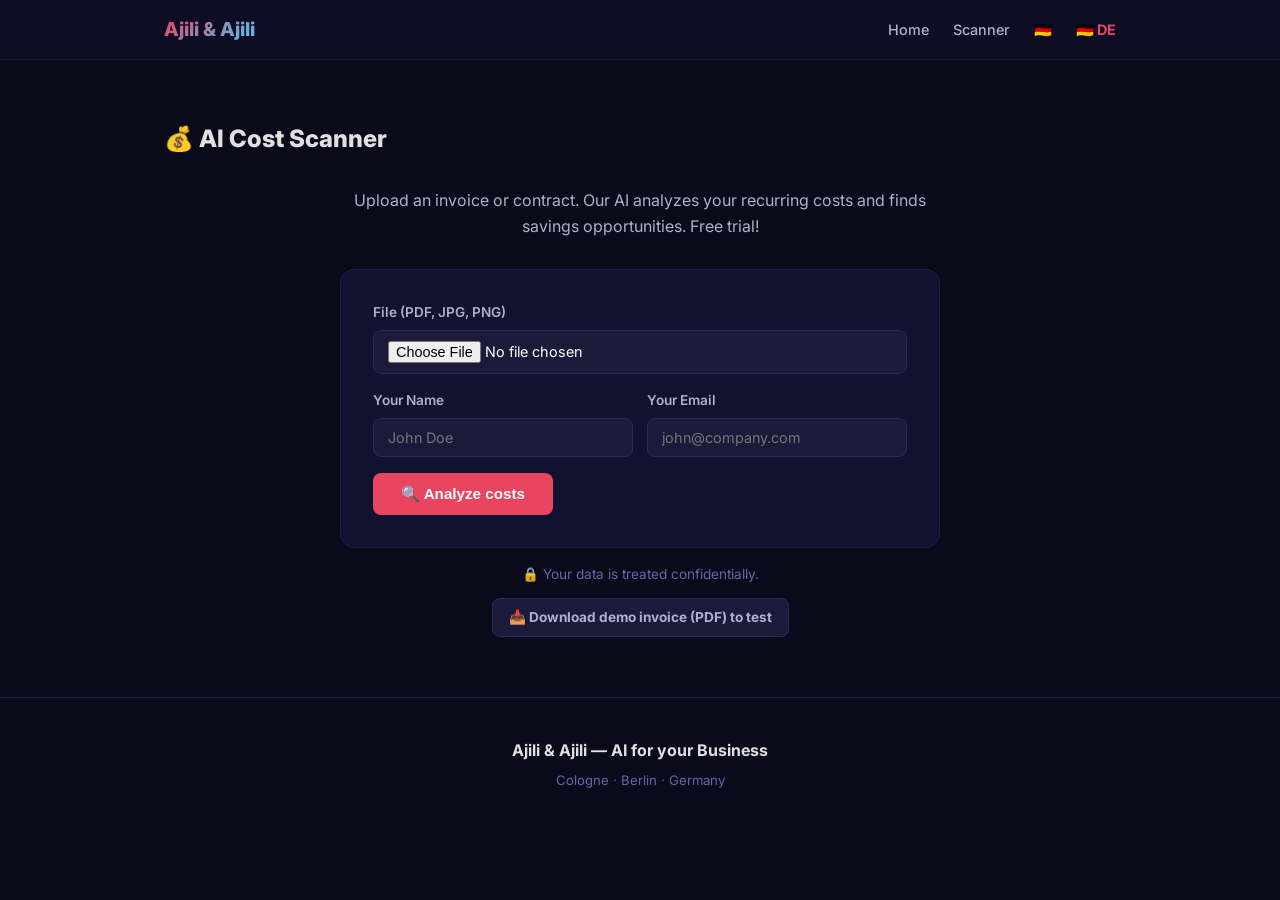
<file: pages/scanner_en.html>
<!DOCTYPE html>
<html lang="en">
<head><meta charset="UTF-8"><meta name="viewport" content="width=device-width, initial-scale=1.0"><title>Cost Scanner – Ajili & Ajili</title>
<link href="https://fonts.googleapis.com/css2?family=Inter:wght@400;500;600;700;800;900&display=swap" rel="stylesheet">
<link rel="stylesheet" href="/static/style.css"></head>
<body>
<nav class="navbar"><div class="container nav-inner">
  <a href="/" class="nav-logo">Ajili &amp; Ajili</a>
  <div class="nav-links">
    <a href="/">Home</a><a href="/en/scanner">Scanner</a><a href="/scanner">🇩🇪</a><a href="/scanner" style="color:#e94560;font-weight:700;">🇩🇪 DE</a>
  </div>
  <button class="nav-toggle" onclick="document.querySelector('.nav-links').classList.toggle('open')">☰</button>
</div></nav>

<section class="section">
<div class="container">
<div class="text-center" style="margin-bottom:30px;">
  <h1 class="section-title">💰 AI Cost Scanner</h1>
  <p style="color:#b0b0cc;max-width:600px;margin:0 auto;">Upload an invoice or contract. Our AI analyzes your recurring costs and finds savings opportunities. Free trial!</p>
</div>

<div class="scanner-card">
  <form id="scanForm" enctype="multipart/form-data">
    <div class="form-group"><label>File (PDF, JPG, PNG)</label><input type="file" name="file" required accept=".pdf,.jpg,.jpeg,.png" class="form-input"></div>
    <div class="form-row dual">
      <div class="form-group"><label>Your Name</label><input type="text" name="client_name" class="form-input" placeholder="John Doe"></div>
      <div class="form-group"><label>Your Email</label><input type="email" name="client_email" class="form-input" placeholder="john@company.com"></div>
    </div>
    <button type="submit" class="btn btn-primary" id="scanBtn">🔍 Analyze costs</button>
  </form>
  <div id="scanResult" style="display:none;margin-top:30px;"></div>
</div>
<div style="text-align:center;margin-top:16px;">
  <p style="color:#6666aa;font-size:0.85rem;">🔒 Your data is treated confidentially.</p>
  <p style="margin-top:12px;"><a href="/static/demo_rechnung.pdf" download class="btn btn-secondary" style="font-size:0.85rem;padding:8px 16px;">📥 Download demo invoice (PDF) to test</a></p>
</div>
</div>
</section>

<script>
document.getElementById('scanForm').addEventListener('submit', async (e) => {
  e.preventDefault();
  const btn = document.getElementById('scanBtn');
  const result = document.getElementById('scanResult');
  btn.disabled = true; btn.textContent = '⏳ Analyzing...'; result.style.display = 'none';
  try {
    const res = await fetch('/api/analyze', { method: 'POST', body: new FormData(e.target) });
    const data = await res.json();
    if (data.status === 'ok') {
      const r = data.result;
      const savingsMap = {'Hoch':'High','Mittel':'Medium','Niedrig':'Low','Unbekannt':'Unknown'};
      const savings = savingsMap[r.savings] || r.savings || 'Unknown';
      const savingsColor = savings==='High'?'#e94560':savings==='Medium'?'#f0a500':'#4fc3f7';
      result.innerHTML = `<div class="scan-result-card">
        <h3>📊 Analysis Result</h3>
        <div class="result-grid">
          <div class="result-item"><span class="result-label">Detected Categories</span><span class="result-value">${(r.categories||[]).join(', ')||'?'}</span></div>
          <div class="result-item"><span class="result-label">Savings Potential</span><span class="result-value" style="color:${savingsColor}">${savings}</span></div>
        </div>
        ${r.recommendations ? `<h4 style="margin-top:16px;color:#4fc3f7;">✅ Recommendations</h4><ul style="color:#b0b0cc;">${r.recommendations.map(x=>`<li>${x}</li>`).join('')}</ul>` : ''}
        <p style="margin-top:16px;color:#6666aa;">Want a full analysis with personal consultation? <a href="/kontakt" style="color:#4fc3f7;">Contact us →</a></p>
      </div>`;
    } else {
      result.innerHTML = `<div class="scan-error">❌ ${data.message||'Error'}</div>`;
    }
  } catch(err) {
    result.innerHTML = `<div class="scan-error">❌ ${err.message}</div>`;
  }
  result.style.display = 'block';
  btn.disabled = false; btn.textContent = '🔍 Analyze costs';
});
</script>

<footer class="site-footer"><div class="container" style="text-align:center;">
  <p class="footer-brand">Ajili &amp; Ajili — AI for your Business</p>
  <p class="footer-meta">Cologne · Berlin · Germany</p>
</div></footer>
</body>
</html>
</file>
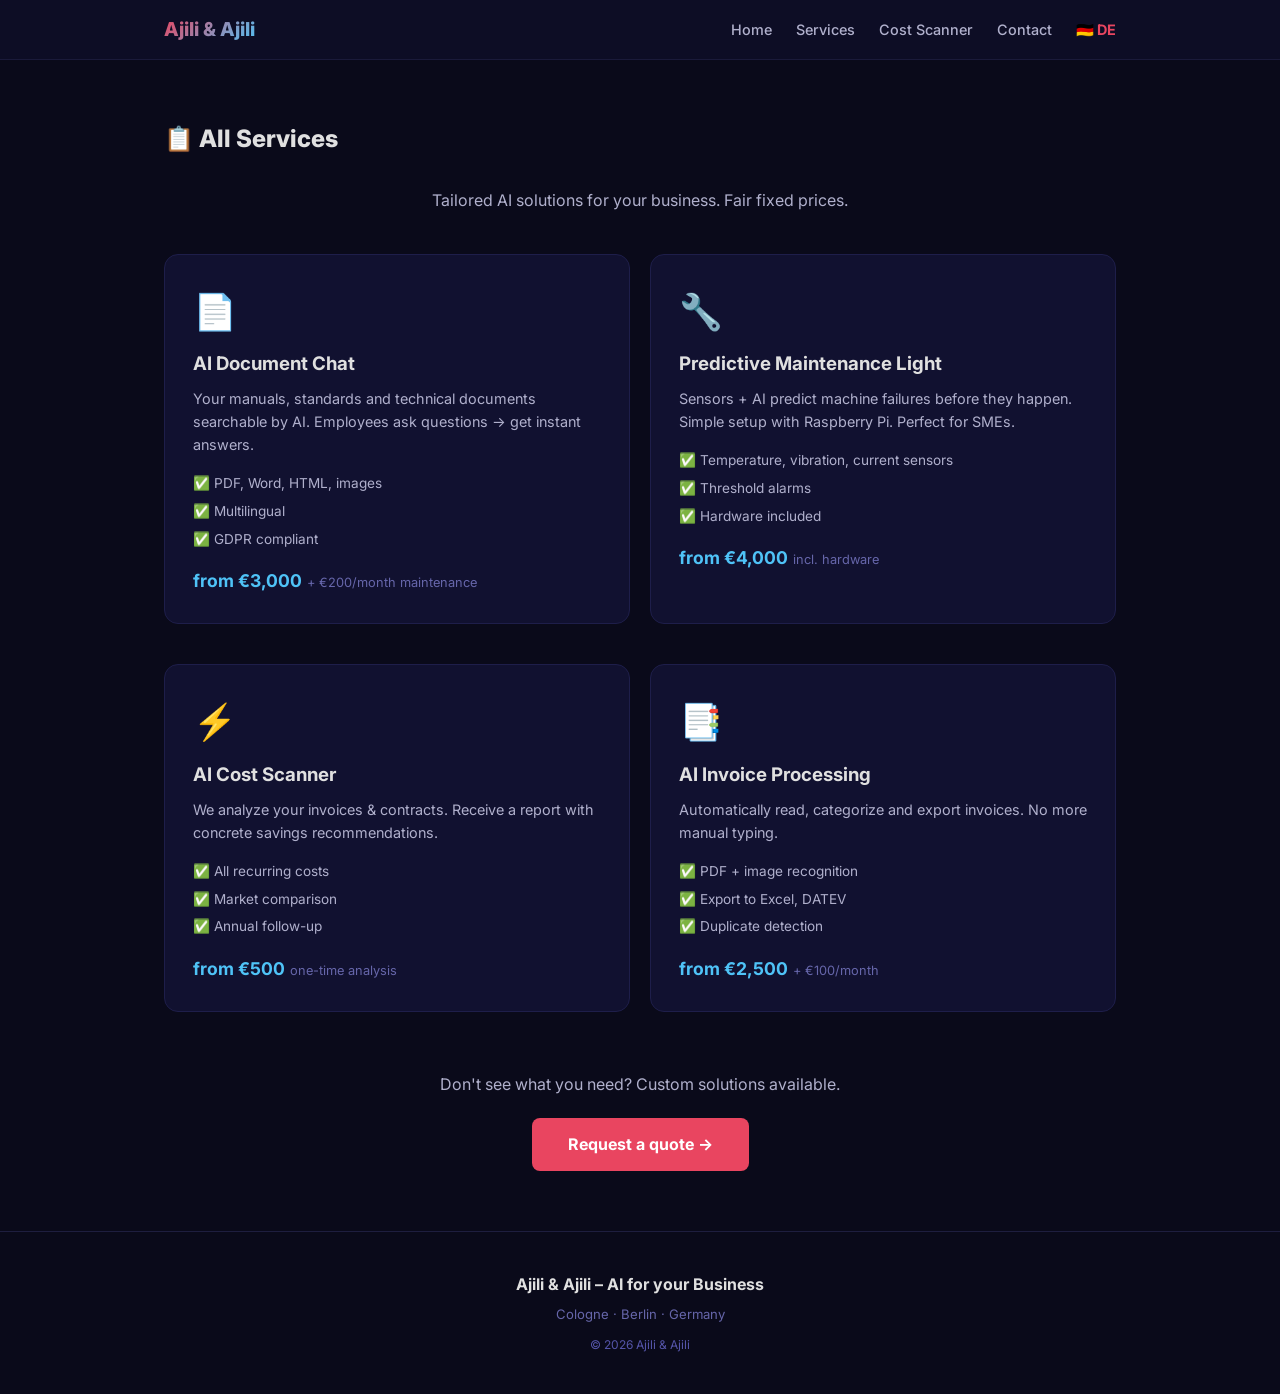
<file: pages/services_en.html>
<!DOCTYPE html>
<html lang="en">
<head><meta charset="UTF-8"><meta name="viewport" content="width=device-width, initial-scale=1.0"><title>Services – Ajili & Ajili</title>
<link href="https://fonts.googleapis.com/css2?family=Inter:wght@400;500;600;700;800;900&display=swap" rel="stylesheet">
<link rel="stylesheet" href="/static/style.css"></head>
<body>
<nav class="navbar"><div class="container nav-inner">
  <a href="/en" class="nav-logo">Ajili &amp; Ajili</a>
  <div class="nav-links"><a href="/en">Home</a><a href="/en/services">Services</a><a href="/en/scanner">Cost Scanner</a><a href="/en/contact">Contact</a><a href="/leistungen" style="color:#e94560;font-weight:700;">🇩🇪 DE</a></div>
  <button class="nav-toggle" onclick="document.querySelector('.nav-links').classList.toggle('open')">☰</button>
</div></nav>

<section class="section">
<div class="container">
<div class="text-center" style="margin-bottom:40px;">
  <h1 class="section-title">📋 All Services</h1>
  <p style="color:#b0b0cc;max-width:600px;margin:0 auto;">Tailored AI solutions for your business. Fair fixed prices.</p>
</div>
<div class="services-full">
  <div class="service-full-card">
    <span class="service-icon-big">📄</span><h3>AI Document Chat</h3>
    <p class="service-desc">Your manuals, standards and technical documents searchable by AI. Employees ask questions → get instant answers.</p>
    <ul class="service-features"><li>✅ PDF, Word, HTML, images</li><li>✅ Multilingual</li><li>✅ GDPR compliant</li></ul>
    <p class="service-price-tag"><strong>from €3,000</strong> <small>+ €200/month maintenance</small></p>
  </div>
  <div class="service-full-card">
    <span class="service-icon-big">🔧</span><h3>Predictive Maintenance Light</h3>
    <p class="service-desc">Sensors + AI predict machine failures before they happen. Simple setup with Raspberry Pi. Perfect for SMEs.</p>
    <ul class="service-features"><li>✅ Temperature, vibration, current sensors</li><li>✅ Threshold alarms</li><li>✅ Hardware included</li></ul>
    <p class="service-price-tag"><strong>from €4,000</strong> <small>incl. hardware</small></p>
  </div>
  <div class="service-full-card">
    <span class="service-icon-big">⚡</span><h3>AI Cost Scanner</h3>
    <p class="service-desc">We analyze your invoices & contracts. Receive a report with concrete savings recommendations.</p>
    <ul class="service-features"><li>✅ All recurring costs</li><li>✅ Market comparison</li><li>✅ Annual follow-up</li></ul>
    <p class="service-price-tag"><strong>from €500</strong> <small>one-time analysis</small></p>
  </div>
  <div class="service-full-card">
    <span class="service-icon-big">📑</span><h3>AI Invoice Processing</h3>
    <p class="service-desc">Automatically read, categorize and export invoices. No more manual typing.</p>
    <ul class="service-features"><li>✅ PDF + image recognition</li><li>✅ Export to Excel, DATEV</li><li>✅ Duplicate detection</li></ul>
    <p class="service-price-tag"><strong>from €2,500</strong> <small>+ €100/month</small></p>
  </div>
</div>
<div class="text-center" style="margin-top:40px;">
  <p style="color:#b0b0cc;margin-bottom:20px;">Don't see what you need? Custom solutions available.</p>
  <a href="/en/contact" class="btn btn-primary btn-lg">Request a quote →</a>
</div>
</div>
</section>

<footer class="site-footer"><div class="container" style="text-align:center;">
  <p class="footer-brand">Ajili &amp; Ajili – AI for your Business</p>
  <p class="footer-meta">Cologne · Berlin · Germany</p>
  <p class="footer-copy">© 2026 Ajili &amp; Ajili</p>
</div></footer>
</body>
</html>
</file>
<file: static/style.css>
/* === Ajili & Ajili — Fullstack CSS === */

* { margin: 0; padding: 0; box-sizing: border-box; }

body {
  font-family: 'Inter', -apple-system, sans-serif;
  background: #0a0a1a;
  color: #e0e0e0;
  line-height: 1.6;
}

.container { max-width: 1000px; margin: 0 auto; padding: 0 24px; }

/* Navbar */
.navbar {
  background: #0d0d25;
  border-bottom: 1px solid #1a1a3a;
  position: sticky;
  top: 0;
  z-index: 100;
}
.nav-inner {
  display: flex;
  align-items: center;
  justify-content: space-between;
  padding: 14px 24px;
  max-width: 1000px;
  margin: 0 auto;
}
.nav-logo {
  font-size: 1.2rem;
  font-weight: 800;
  background: linear-gradient(135deg, #e94560, #4fc3f7);
  -webkit-background-clip: text;
  -webkit-text-fill-color: transparent;
  text-decoration: none;
}
.nav-links a {
  color: #b0b0cc;
  text-decoration: none;
  margin-left: 24px;
  font-size: 0.9rem;
  font-weight: 500;
  transition: color 0.2s;
}
.nav-links a:hover { color: #e94560; }
.nav-toggle { display: none; background: none; border: none; color: white; font-size: 1.5rem; cursor: pointer; }

/* Hero */
.hero {
  padding: 80px 0 60px;
  text-align: center;
  position: relative;
}
.hero-inner { max-width: 700px; margin: 0 auto; }
.hero-title {
  font-size: 3rem;
  font-weight: 900;
  background: linear-gradient(135deg, #e94560, #4fc3f7);
  -webkit-background-clip: text;
  -webkit-text-fill-color: transparent;
  background-clip: text;
}
.hero-sub { font-size: 1.3rem; color: #aaaacc; font-weight: 600; margin-top: 6px; }
.hero-text { color: #8888aa; margin-top: 16px; font-size: 1rem; }
.hero-ctas { margin-top: 30px; display: flex; gap: 14px; justify-content: center; flex-wrap: wrap; }

/* Buttons */
.btn {
  display: inline-block;
  padding: 12px 28px;
  border-radius: 8px;
  font-weight: 700;
  font-size: 0.95rem;
  text-decoration: none;
  cursor: pointer;
  border: none;
  transition: all 0.2s;
}
.btn-primary { background: #e94560; color: white; }
.btn-primary:hover { background: #d63851; transform: translateY(-2px); }
.btn-secondary { background: #1a1a3a; color: #b0b0cc; border: 1px solid #2a2a5a; }
.btn-secondary:hover { border-color: #e94560; color: white; transform: translateY(-2px); }
.btn-lg { padding: 14px 36px; font-size: 1rem; }
.btn:disabled { opacity: 0.5; cursor: not-allowed; transform: none; }

/* Sections */
.section { padding: 60px 0; }
.section-dark { background: #0d0d25; }
.section-title {
  font-size: 1.5rem;
  font-weight: 800;
  margin-bottom: 30px;
  display: flex;
  align-items: center;
  gap: 10px;
}
.section-title::after {
  content: '';
  flex: 1;
  height: 2px;
  background: linear-gradient(90deg, #e94560, transparent);
}
.text-center { text-align: center; }
.text-center .section-title::after { display: none; }

/* Cards */
.card {
  background: #111130;
  border: 1px solid #1e1e4a;
  border-radius: 12px;
  padding: 24px;
  transition: transform 0.2s, border-color 0.2s;
}
.card:hover { transform: translateY(-2px); border-color: #e94560; }

.team-grid { display: grid; grid-template-columns: 1fr 1fr; gap: 24px; }
.team-card .avatar {
  width: 50px; height: 50px; border-radius: 50%;
  background: linear-gradient(135deg, #e94560, #0f3460);
  display: flex; align-items: center; justify-content: center;
  font-size: 1.3rem; font-weight: 800; color: white; margin-bottom: 12px;
}
.team-card .card-role {
  font-size: 0.82rem; color: #e94560; font-weight: 600;
  text-transform: uppercase; letter-spacing: 0.5px; margin: 4px 0 10px;
}
.card-list { list-style: none; padding: 0; }
.card-list li {
  font-size: 0.85rem; color: #b0b0cc; padding: 4px 0;
  border-bottom: 1px solid #1a1a3a;
}
.card-list li:last-child { border-bottom: none; }

/* Services */
.services-grid, .services-full { display: grid; grid-template-columns: 1fr 1fr; gap: 20px; }
.service-card { text-align: center; }
.service-icon { font-size: 2rem; display: block; margin-bottom: 10px; }
.service-card h3 { font-size: 1.05rem; font-weight: 700; margin-bottom: 8px; }
.service-card p { font-size: 0.85rem; color: #b0b0cc; }
.service-price { color: #4fc3f7 !important; font-weight: 700; font-size: 1rem !important; margin-top: 12px !important; }

/* Service full page */
.service-full-card {
  background: #111130;
  border: 1px solid #1e1e4a;
  border-radius: 14px;
  padding: 28px;
  margin-bottom: 20px;
}
.service-icon-big { font-size: 2.2rem; display: block; margin-bottom: 10px; }
.service-desc { color: #b0b0cc; font-size: 0.9rem; margin: 8px 0 14px; }
.service-features { list-style: none; padding: 0; }
.service-features li { color: #b0b0cc; font-size: 0.85rem; padding: 3px 0; }
.service-price-tag { margin-top: 14px; font-size: 1.1rem; }
.service-price-tag strong { color: #4fc3f7; }
.service-price-tag small { color: #6666aa; font-size: 0.8rem; }

/* Why */
.why-grid { display: grid; grid-template-columns: 1fr 1fr 1fr; gap: 16px; }
.why-card { text-align: center; padding: 20px; }
.why-icon { font-size: 1.8rem; margin-bottom: 8px; }
.why-card h4 { font-size: 0.95rem; font-weight: 700; }
.why-card p { font-size: 0.8rem; color: #b0b0cc; margin-top: 4px; }

/* Process */
.process-steps { display: grid; grid-template-columns: repeat(4, 1fr); gap: 16px; }
.step {
  background: #111130; border: 1px solid #1e1e4a; border-radius: 12px;
  padding: 24px; text-align: center;
}
.step-num { font-size: 2rem; font-weight: 900; color: #e94560; display: block; margin-bottom: 6px; }
.step h4 { font-size: 0.95rem; font-weight: 700; }
.step p { font-size: 0.8rem; color: #b0b0cc; margin-top: 4px; }

/* Scanner */
.scanner-card {
  background: #111130; border: 1px solid #1e1e4a; border-radius: 14px;
  padding: 32px; max-width: 600px; margin: 0 auto;
}
.scan-result-card {
  background: #1a1a3a; border: 1px solid #2a2a5a; border-radius: 12px;
  padding: 24px;
}
.scan-error {
  background: #2a1a1a; border: 1px solid #5a2a2a; border-radius: 8px;
  padding: 16px; color: #e94560;
}
.result-grid { display: grid; gap: 12px; margin: 16px 0; }
.result-item { display: flex; justify-content: space-between; padding: 8px 0; border-bottom: 1px solid #1e1e4a; }
.result-label { color: #8888aa; }
.result-value { font-weight: 700; color: white; }

/* Forms */
.contact-grid-full { display: grid; grid-template-columns: 2fr 1fr; gap: 30px; }
.contact-card-big { background: #111130; border: 1px solid #1e1e4a; border-radius: 14px; padding: 28px; }
.contact-person { display: flex; align-items: center; gap: 12px; margin-bottom: 16px; }
.avatar.small { width: 40px; height: 40px; font-size: 1rem; flex-shrink: 0; }
.contact-info { padding-top: 10px; }

.form-group { margin-bottom: 16px; }
.form-group label { display: block; margin-bottom: 6px; font-size: 0.85rem; font-weight: 600; color: #b0b0cc; }
.form-input {
  width: 100%; padding: 10px 14px;
  background: #1a1a3a; border: 1px solid #2a2a5a; border-radius: 8px;
  color: white; font-size: 0.9rem; font-family: inherit;
  transition: border-color 0.2s;
}
.form-input:focus { outline: none; border-color: #e94560; }
.form-textarea { min-height: 100px; resize: vertical; }
.form-row.dual { display: grid; grid-template-columns: 1fr 1fr; gap: 14px; }

/* Admin */
.admin-grid { display: grid; grid-template-columns: 1fr 1fr; gap: 24px; }
.admin-card { background: #111130; border: 1px solid #1e1e4a; border-radius: 12px; padding: 20px; }
.admin-item { padding: 10px 0; border-bottom: 1px solid #1a1a3a; }
.admin-item:last-child { border-bottom: none; }

/* Footer */
.site-footer { padding: 40px 0; border-top: 1px solid #1e1e3f; }
.footer-brand { font-weight: 700; margin-bottom: 6px; }
.footer-meta { font-size: 0.82rem; color: #6666aa; }
.footer-meta a { color: #e94560; text-decoration: none; }
.footer-copy { font-size: 0.75rem; color: #5555aa; margin-top: 10px; }

/* Responsive */
@media (max-width: 700px) {
  .team-grid, .services-grid, .services-full { grid-template-columns: 1fr; }
  .why-grid { grid-template-columns: 1fr 1fr; }
  .process-steps { grid-template-columns: 1fr 1fr; }
  .contact-grid-full { grid-template-columns: 1fr; }
  .admin-grid { grid-template-columns: 1fr; }
  .form-row.dual { grid-template-columns: 1fr; }
  .hero-title { font-size: 2rem; }
  .nav-links { display: none; }
  .nav-links.open { display: flex; flex-direction: column; gap: 10px; position: absolute; top: 56px; left: 0; right: 0; background: #0d0d25; padding: 16px; border-bottom: 1px solid #1a1a3a; }
  .nav-links.open a { margin-left: 0; }
  .nav-toggle { display: block; }
}
</file>
